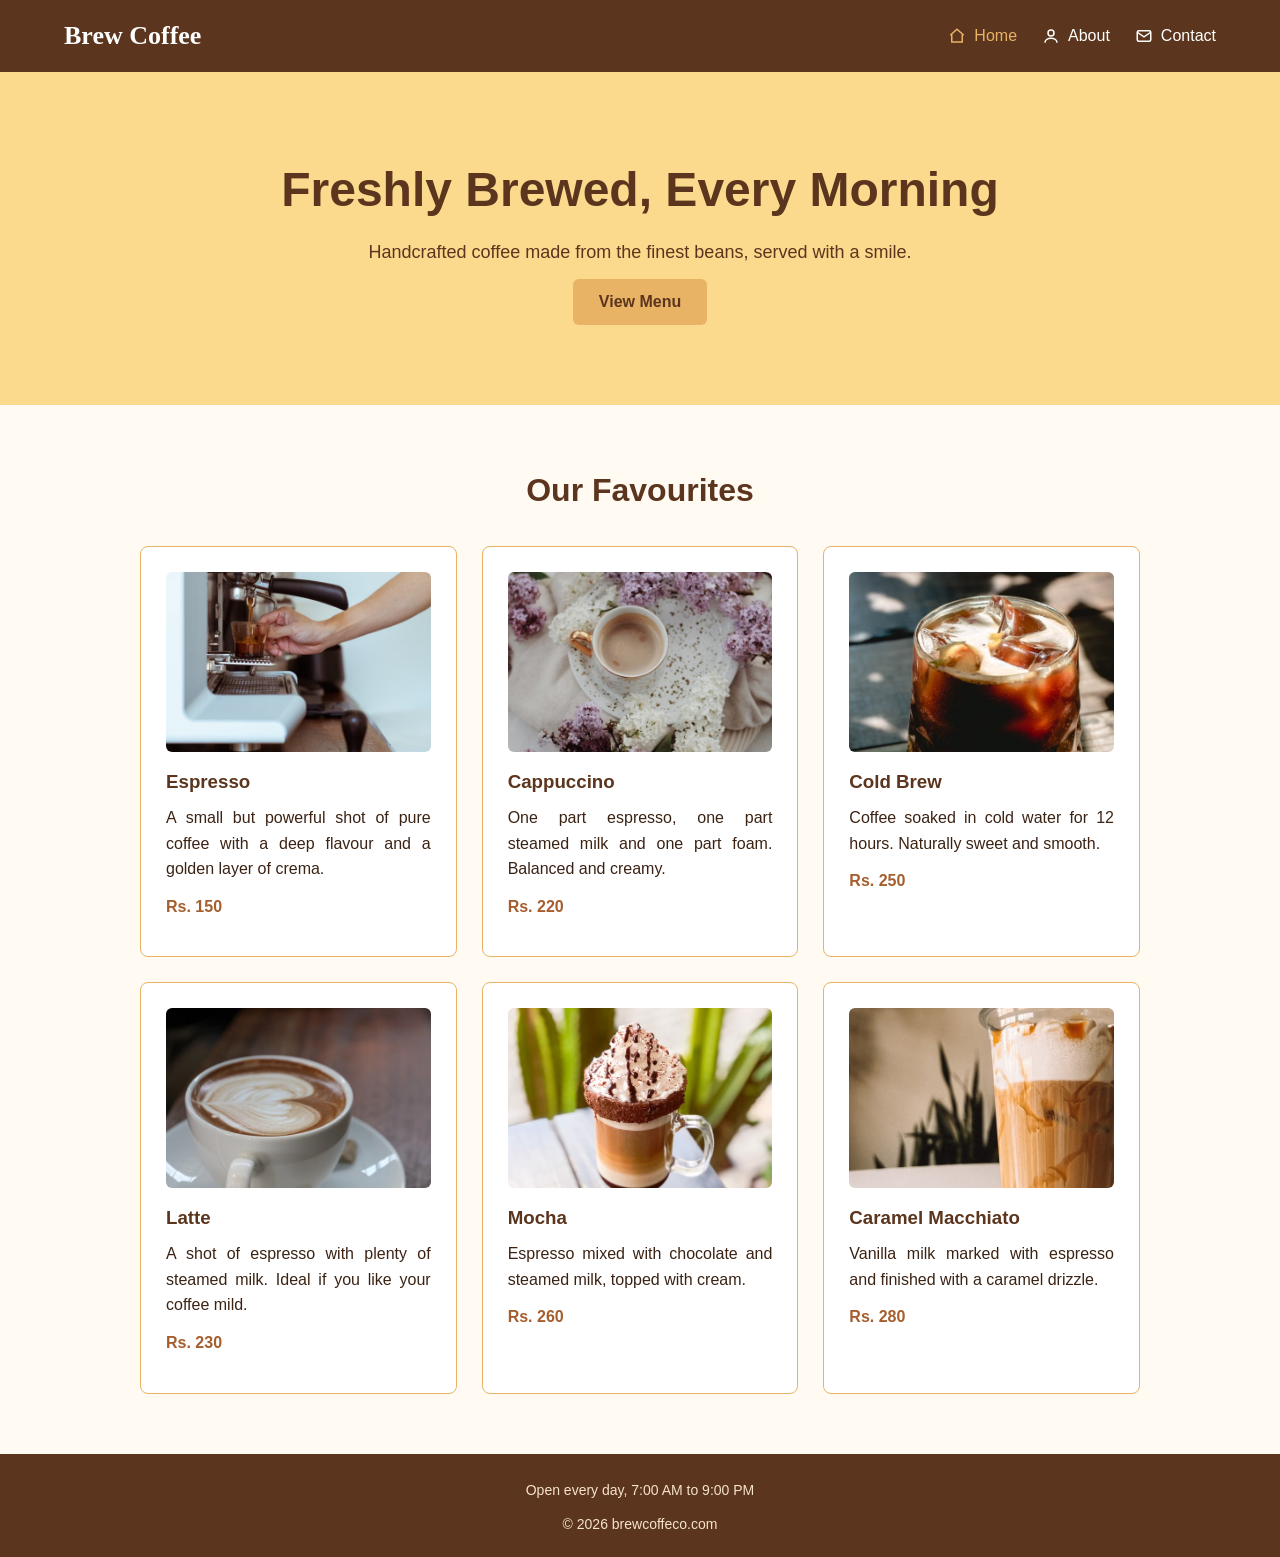
<file: index.html>
<!doctype html>
<html lang="en">
  <head>
    <meta charset="UTF-8" />
    <meta name="viewport" content="width=device-width, initial-scale=1.0" />
    <title>Home | Brew Coffee</title>
    <link rel="stylesheet" href="style.css" />
  </head>
  <body>
    <nav class="navbar">
      <a href="index.html" class="logo">Brew Coffee</a>
      <ul class="nav-links">
        <li>
          <a href="index.html" class="active">
            <svg viewBox="0 0 24 24">
              <path d="M3 11l9-8 9 8" />
              <path d="M5 10v10h14V10" />
            </svg>
            Home
          </a>
        </li>
        <li>
          <a href="about.html">
            <svg viewBox="0 0 24 24">
              <circle cx="12" cy="8" r="4" />
              <path d="M4 21c0-4 4-6 8-6s8 2 8 6" />
            </svg>
            About
          </a>
        </li>
        <li>
          <a href="contact.html">
            <svg viewBox="0 0 24 24">
              <rect x="3" y="5" width="18" height="14" rx="2" />
              <path d="M3 7l9 6 9-6" />
            </svg>
            Contact
          </a>
        </li>
      </ul>
    </nav>

    <header class="banner">
      <h1>Freshly Brewed, Every Morning</h1>
      <p>Handcrafted coffee made from the finest beans, served with a smile.</p>
      <a href="#menu" class="btn">View Menu</a>
    </header>

    <section class="container" id="menu">
      <h2 class="title">Our Favourites</h2>
      <div class="grid">
        <div class="card">
          <img src="espresso.png" alt="Espresso" />
          <h3>Espresso</h3>
          <p class="justify">
            A small but powerful shot of pure coffee with a deep flavour and a
            golden layer of crema.
          </p>
          <p class="price">Rs. 150</p>
        </div>
        <div class="card">
          <img src="cappuccino.png" alt="Cappuccino" />
          <h3>Cappuccino</h3>
          <p class="justify">
            One part espresso, one part steamed milk and one part foam. Balanced
            and creamy.
          </p>
          <p class="price">Rs. 220</p>
        </div>
        <div class="card">
          <img src="coldbrew.png" alt="Cold Brew" />
          <h3>Cold Brew</h3>
          <p class="justify">
            Coffee soaked in cold water for 12 hours. Naturally sweet and
            smooth.
          </p>
          <p class="price">Rs. 250</p>
        </div>
        <div class="card">
          <img src="latte.png" alt="Latte" />
          <h3>Latte</h3>
          <p class="justify">
            A shot of espresso with plenty of steamed milk. Ideal if you like
            your coffee mild.
          </p>
          <p class="price">Rs. 230</p>
        </div>
        <div class="card">
          <img src="mocha.png" alt="Mocha" />
          <h3>Mocha</h3>
          <p class="justify">
            Espresso mixed with chocolate and steamed milk, topped with cream.
          </p>
          <p class="price">Rs. 260</p>
        </div>
        <div class="card">
          <img src="macchiato.png" alt="Caramel Macchiato" />
          <h3>Caramel Macchiato</h3>
          <p class="justify">
            Vanilla milk marked with espresso and finished with a caramel
            drizzle.
          </p>
          <p class="price">Rs. 280</p>
        </div>
      </div>
    </section>

    <footer>
      <p>Open every day, 7:00 AM to 9:00 PM</p>
      <p>&copy; 2026 brewcoffeco.com</p>
    </footer>
  </body>
</html>
</file>
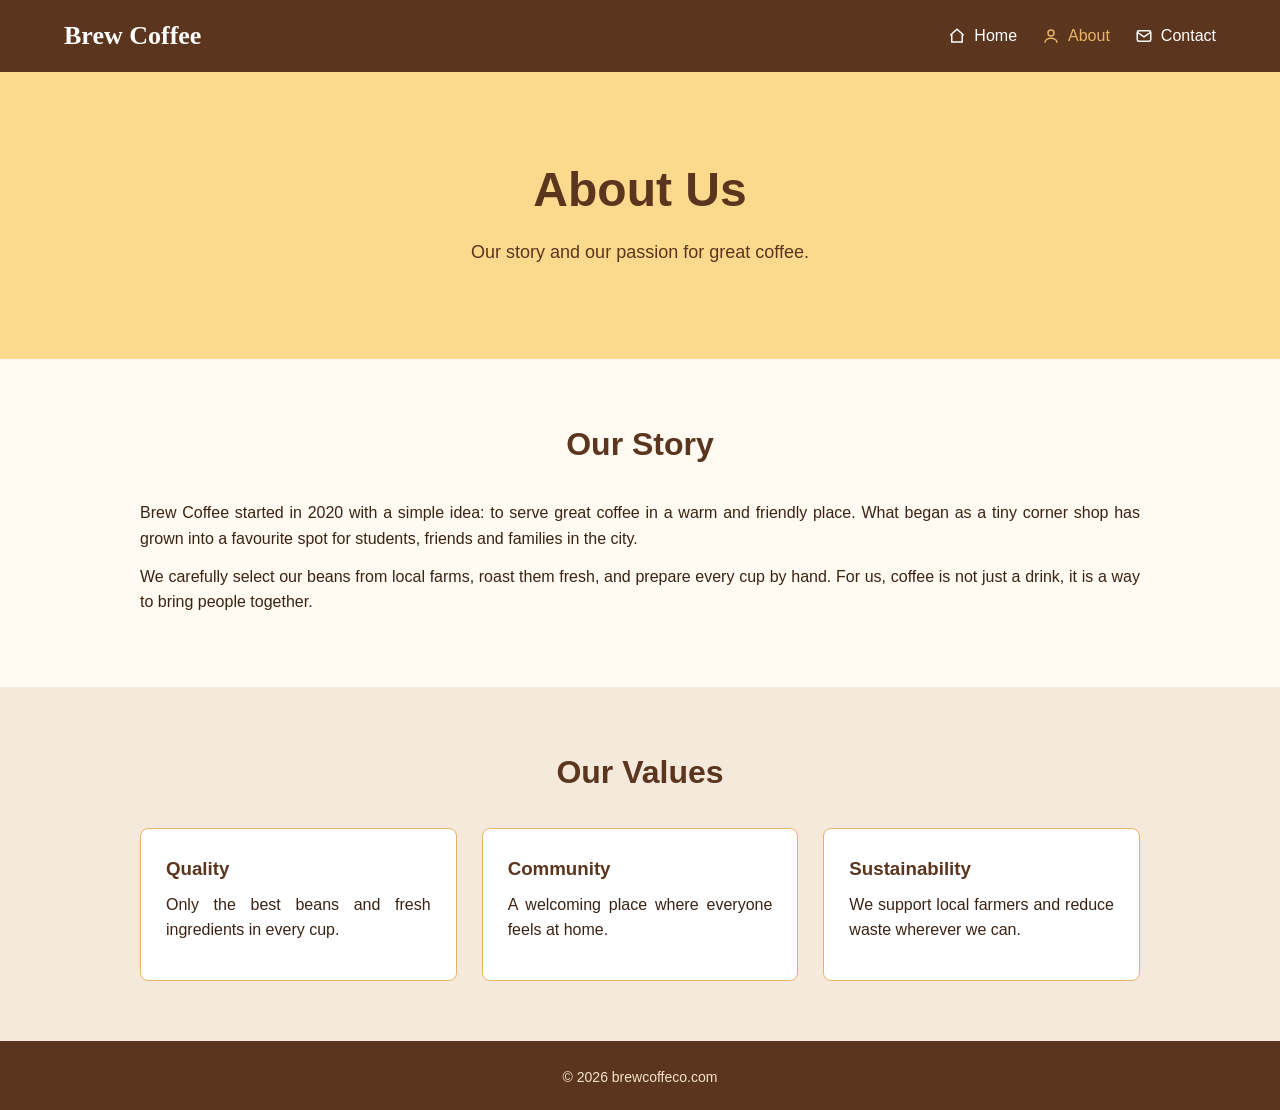
<file: about.html>
<!doctype html>
<html lang="en">
  <head>
    <meta charset="UTF-8" />
    <meta name="viewport" content="width=device-width, initial-scale=1.0" />
    <title>About Us | Brew Coffee</title>
    <link rel="stylesheet" href="style.css" />
  </head>
  <body>
    <nav class="navbar">
      <a href="index.html" class="logo">Brew Coffee</a>
      <ul class="nav-links">
        <li>
          <a href="index.html">
            <svg viewBox="0 0 24 24">
              <path d="M3 11l9-8 9 8" />
              <path d="M5 10v10h14V10" />
            </svg>
            Home
          </a>
        </li>
        <li>
          <a href="about.html" class="active">
            <svg viewBox="0 0 24 24">
              <circle cx="12" cy="8" r="4" />
              <path d="M4 21c0-4 4-6 8-6s8 2 8 6" />
            </svg>
            About
          </a>
        </li>
        <li>
          <a href="contact.html">
            <svg viewBox="0 0 24 24">
              <rect x="3" y="5" width="18" height="14" rx="2" />
              <path d="M3 7l9 6 9-6" />
            </svg>
            Contact
          </a>
        </li>
      </ul>
    </nav>

    <header class="banner">
      <h1>About Us</h1>
      <p>Our story and our passion for great coffee.</p>
    </header>

    <section class="container">
      <h2 class="title">Our Story</h2>
      <p class="justify">
        Brew Coffee started in 2020 with a simple idea: to serve great coffee in
        a warm and friendly place. What began as a tiny corner shop has grown
        into a favourite spot for students, friends and families in the city.
      </p>
      <p class="justify">
        We carefully select our beans from local farms, roast them fresh, and
        prepare every cup by hand. For us, coffee is not just a drink, it is a
        way to bring people together.
      </p>
    </section>

    <section class="cream">
      <div class="container">
        <h2 class="title">Our Values</h2>
        <div class="grid">
          <div class="card">
            <h3>Quality</h3>
            <p class="justify">
              Only the best beans and fresh ingredients in every cup.
            </p>
          </div>
          <div class="card">
            <h3>Community</h3>
            <p class="justify">
              A welcoming place where everyone feels at home.
            </p>
          </div>
          <div class="card">
            <h3>Sustainability</h3>
            <p class="justify">
              We support local farmers and reduce waste wherever we can.
            </p>
          </div>
        </div>
      </div>
    </section>

    <footer>
      <p>&copy; 2026 brewcoffeco.com</p>
    </footer>
  </body>
</html>
</file>
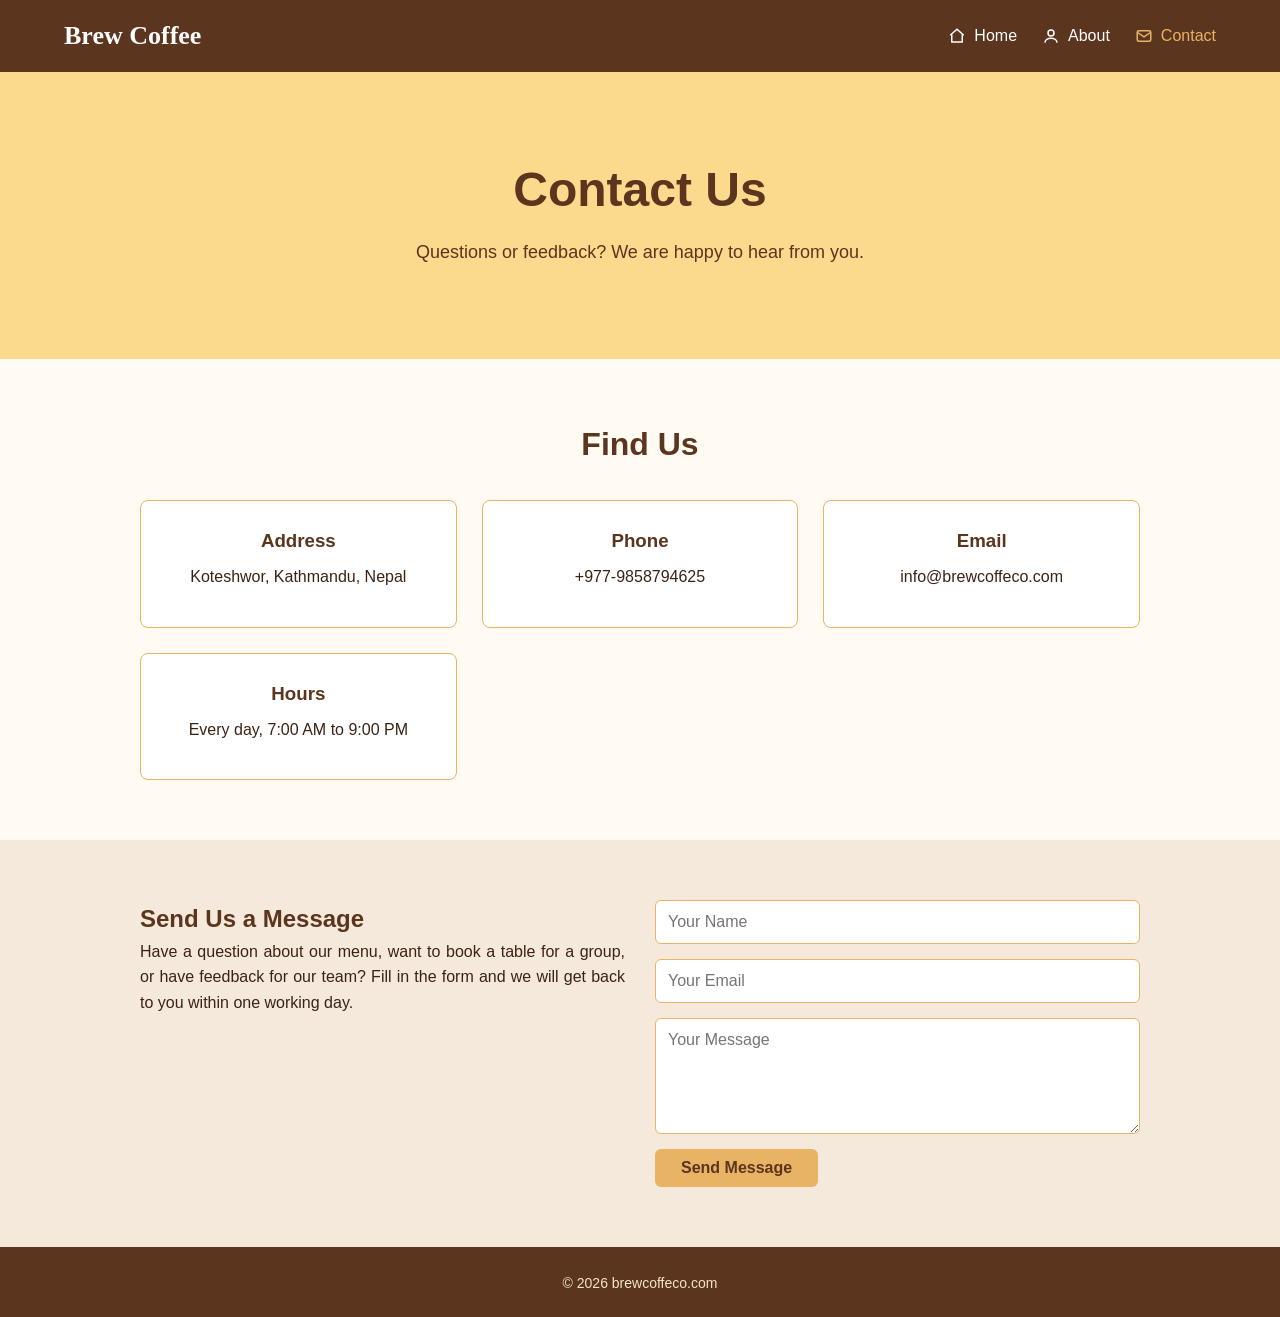
<file: contact.html>
<!doctype html>
<html lang="en">
  <head>
    <meta charset="UTF-8" />
    <meta name="viewport" content="width=device-width, initial-scale=1.0" />
    <title>Contact | Brew Coffee</title>
    <link rel="stylesheet" href="style.css" />
  </head>
  <body>
    <nav class="navbar">
      <a href="index.html" class="logo">Brew Coffee</a>
      <ul class="nav-links">
        <li>
          <a href="index.html">
            <svg viewBox="0 0 24 24">
              <path d="M3 11l9-8 9 8" />
              <path d="M5 10v10h14V10" />
            </svg>
            Home
          </a>
        </li>
        <li>
          <a href="about.html">
            <svg viewBox="0 0 24 24">
              <circle cx="12" cy="8" r="4" />
              <path d="M4 21c0-4 4-6 8-6s8 2 8 6" />
            </svg>
            About
          </a>
        </li>
        <li>
          <a href="contact.html" class="active">
            <svg viewBox="0 0 24 24">
              <rect x="3" y="5" width="18" height="14" rx="2" />
              <path d="M3 7l9 6 9-6" />
            </svg>
            Contact
          </a>
        </li>
      </ul>
    </nav>

    <header class="banner">
      <h1>Contact Us</h1>
      <p>Questions or feedback? We are happy to hear from you.</p>
    </header>

    <section class="container">
      <h2 class="title">Find Us</h2>
      <div class="grid">
        <div class="card center">
          <h3>Address</h3>
          <p>Koteshwor, Kathmandu, Nepal</p>
        </div>
        <div class="card center">
          <h3>Phone</h3>
          <p>+977-9858794625</p>
        </div>
        <div class="card center">
          <h3>Email</h3>
          <p>info@brewcoffeco.com</p>
        </div>
        <div class="card center">
          <h3>Hours</h3>
          <p>Every day, 7:00 AM to 9:00 PM</p>
        </div>
      </div>
    </section>

    <section class="cream">
      <div class="container contact-row">
        <div>
          <h2>Send Us a Message</h2>
          <p class="justify">
            Have a question about our menu, want to book a table for a group, or
            have feedback for our team? Fill in the form and we will get back to
            you within one working day.
          </p>
        </div>
        <form id="contactForm">
          <input type="text" id="name" placeholder="Your Name" />
          <input type="email" id="email" placeholder="Your Email" />
          <textarea id="message" rows="5" placeholder="Your Message"></textarea>
          <button type="submit" class="btn">Send Message</button>
        </form>
      </div>
    </section>

    <footer>
      <p>&copy; 2026 brewcoffeco.com</p>
    </footer>

    <script src="script.js"></script>
  </body>
</html>
</file>
<file: style.css>
* {
  margin: 0;
  padding: 0;
  box-sizing: border-box;
  font-family: Arial, Helvetica, sans-serif;
}

html {
  scroll-behavior: smooth;
}

body {
  color: #3b2314;
  background: #fffaf2;
  line-height: 1.6;
}

h1,
h2,
h3 {
  color: #5b351d;
}

p {
  margin-bottom: 12px;
}

.justify {
  text-align: justify;
}

.center {
  text-align: center;
}

/* Nav */
.navbar {
  display: flex;
  flex-wrap: wrap;
  justify-content: space-between;
  align-items: center;
  gap: 10px 30px;
  padding: 15px 5%;
  background: #5b351d;
}

.logo {
  color: white;
  font-family: Georgia, serif;
  font-size: 26px;
  font-weight: bold;
  text-decoration: none;
}

.nav-links {
  display: flex;
  flex-wrap: wrap;
  gap: 10px 25px;
  list-style: none;
}

.nav-links a {
  display: flex;
  align-items: center;
  gap: 8px;
  color: white;
  text-decoration: none;
}

.nav-links a:hover,
.nav-links a.active {
  color: #e9b366;
}

.nav-links svg {
  width: 18px;
  height: 18px;
  fill: none;
  stroke: currentColor;
  stroke-width: 2;
}

/* Banner */
.banner {
  padding: 80px 5%;
  text-align: center;
  background: #fbda8e;
}

.banner h1 {
  font-size: clamp(30px, 6vw, 48px);
  margin-bottom: 10px;
}

.banner p {
  font-size: 18px;
  color: #5b351d;
}

/* Layout */
.container {
  width: 90%;
  max-width: 1000px;
  margin: 0 auto;
  padding: 60px 0;
}

.cream {
  background: #f5e9db;
}

.title {
  text-align: center;
  font-size: 32px;
  margin-bottom: 30px;
}

.grid {
  display: grid;
  grid-template-columns: repeat(auto-fit, minmax(240px, 1fr));
  gap: 25px;
}

.card {
  padding: 25px;
  background: white;
  border: 1px solid #e9b366;
  border-radius: 8px;
}

.card h3 {
  margin-bottom: 8px;
}

.card img {
  display: block;
  width: 100%;
  height: 180px;
  margin-bottom: 15px;
  object-fit: cover;
  border-radius: 6px;
  background: #fbda8e;
}

.price {
  font-weight: bold;
  color: #a65e2e;
}

/* Button */
.btn {
  display: inline-block;
  padding: 10px 26px;
  border: none;
  border-radius: 6px;
  background: #e9b366;
  color: #5b351d;
  font-size: 16px;
  font-weight: bold;
  text-decoration: none;
  cursor: pointer;
}

.btn:hover {
  background: #5b351d;
  color: white;
}

/* Contact form */
.contact-row {
  display: flex;
  flex-wrap: wrap;
  gap: 30px;
}

.contact-row > * {
  flex: 1 1 300px;
}

form {
  display: flex;
  flex-direction: column;
  align-items: flex-start;
  gap: 15px;
}

input,
textarea {
  width: 100%;
  padding: 12px;
  border: 1px solid #e9b366;
  border-radius: 6px;
  font-size: 16px;
}

/* Footer */
footer {
  padding: 25px 5% 10px;
  text-align: center;
  background: #5b351d;
}

footer p {
  color: #f6e3cc;
  font-size: 14px;
}
</file>
